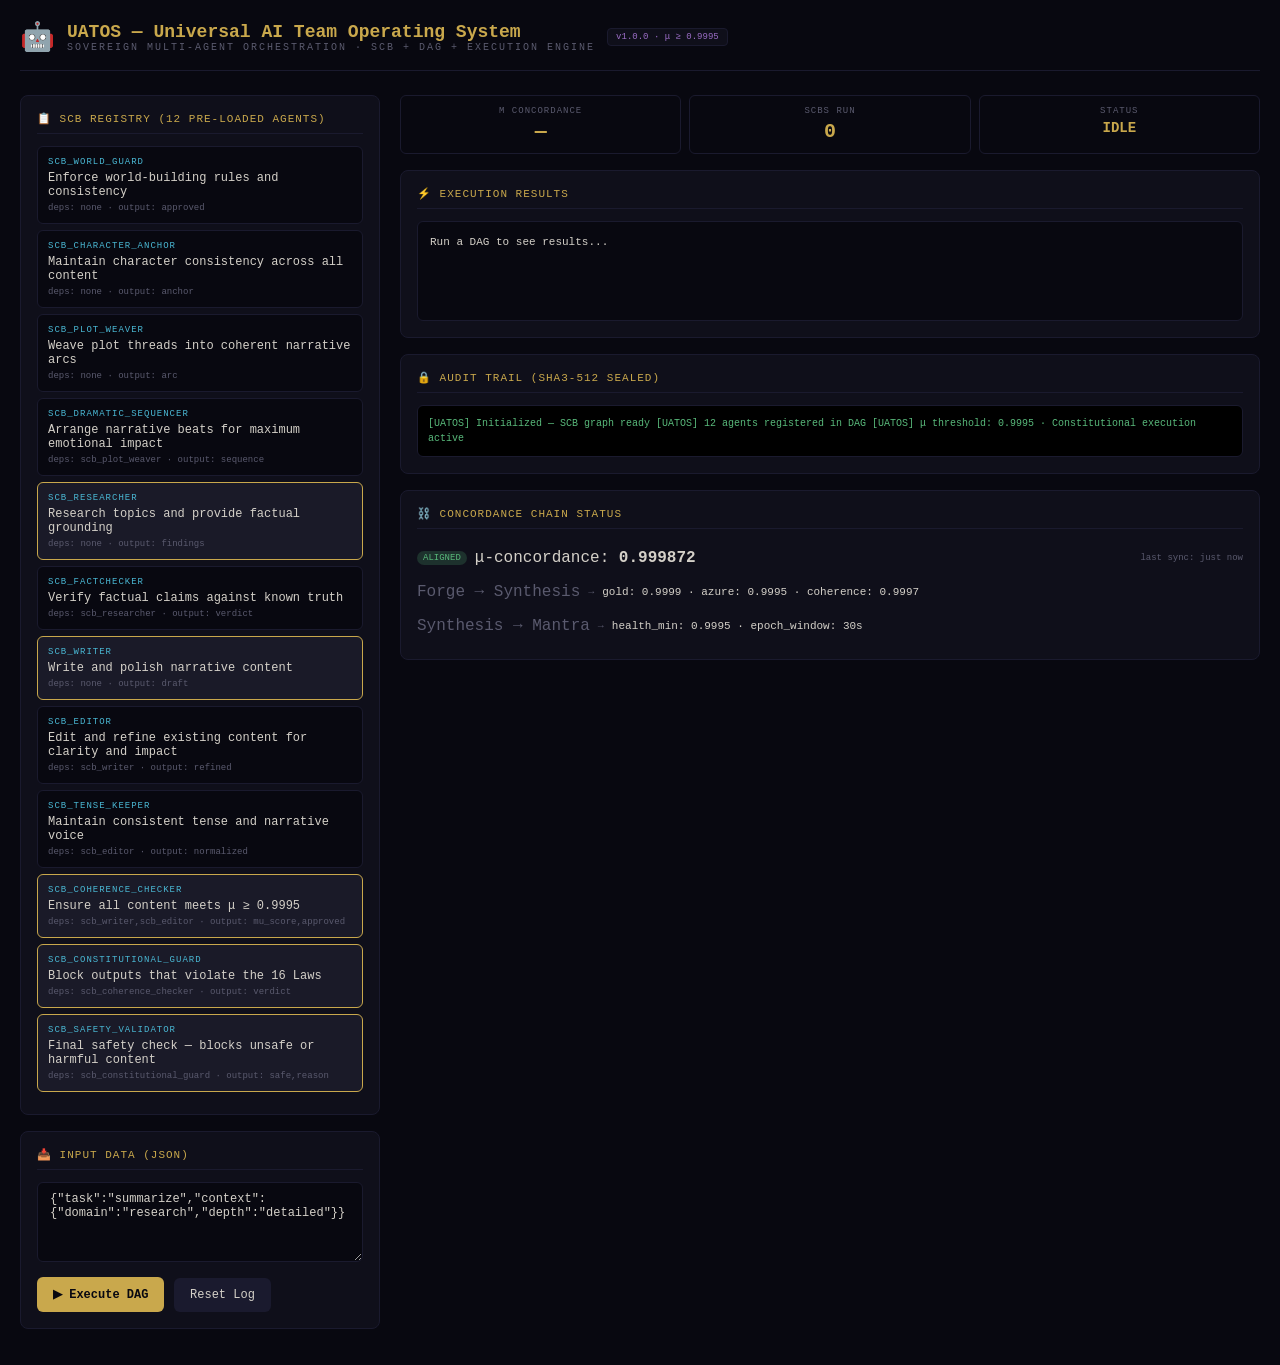
<file: index.html>
<!DOCTYPE html>
<html lang="en">
<head>
<meta charset="UTF-8">
<meta name="viewport" content="width=device-width, initial-scale=1.0, user-scalable=no">
<title>UATOS — Universal AI Team Operating System</title>
<style>
*{margin:0;padding:0;box-sizing:border-box}
:root{--bg:#080810;--surface:#0f0f1a;--border:#1a1a2e;--text:#d4d0c8;--muted:#5a5a6e;--amber:#c9a84c;--cyan:#4ab8d4;--red:#c45050;--green:#58b87a;--purple:#9b6dc6;--font:'Courier New',monospace}
body{background:var(--bg);color:var(--text);font-family:var(--font);min-height:100vh;padding:20px}
header{display:flex;align-items:center;gap:12px;margin-bottom:24px;padding-bottom:16px;border-bottom:1px solid var(--border)}
.emoji{font-size:28px}
h1{font-size:18px;color:var(--amber)}
.sub{font-size:10px;color:var(--muted);letter-spacing:2px;text-transform:uppercase}
.engine-badge{background:var(--surface);border:1px solid var(--border);padding:3px 8px;border-radius:4px;font-size:9px;color:var(--purple)}
.main-grid{display:grid;grid-template-columns:1fr;gap:20px}
@media(min-width:900px){.main-grid{grid-template-columns:360px 1fr}}
.panel{background:var(--surface);border:1px solid var(--border);border-radius:8px;padding:16px;margin-bottom:16px}
.ptitle{font-size:11px;color:var(--amber);letter-spacing:1px;text-transform:uppercase;margin-bottom:12px;padding-bottom:8px;border-bottom:1px solid var(--border)}
.row{display:flex;flex-direction:column;gap:6px;margin-bottom:12px}
.label{font-size:10px;color:var(--muted);text-transform:uppercase;letter-spacing:1px}
input,select,textarea{background:var(--bg);border:1px solid var(--border);color:var(--text);padding:9px 12px;border-radius:6px;font-family:var(--font);font-size:12px;width:100%;outline:none;transition:border-color 0.2s}
input:focus,select:focus,textarea:focus{border-color:var(--amber)}
textarea{resize:vertical;min-height:80px}
.btn{display:inline-flex;align-items:center;justify-content:center;gap:6px;padding:10px 16px;border-radius:6px;font-family:var(--font);font-size:12px;cursor:pointer;border:none;transition:all 0.15s}
.btn-primary{background:var(--amber);color:#080810;font-weight:bold}
.btn-primary:hover{filter:brightness(1.1)}
.btn-secondary{background:var(--border);color:var(--text)}
.btn-secondary:hover{background:#252540}
.btn:disabled{opacity:0.4;cursor:not-allowed}
.scb-item{background:var(--bg);border:1px solid var(--border);border-radius:6px;padding:10px;margin-bottom:6px;cursor:pointer;transition:all 0.15s}
.scb-item:hover{border-color:var(--cyan)}
.scb-item.selected{border-color:var(--amber);background:#1a1a28}
.scb-id{font-size:9px;color:var(--cyan);letter-spacing:1px;margin-bottom:4px}
.scb-intent{font-size:12px;color:var(--text)}
.scb-meta{font-size:9px;color:var(--muted);margin-top:4px}
.status-dot{display:inline-block;width:8px;height:8px;border-radius:50%;margin-right:6px}
.dot-move{background:var(--green)}.dot-hold{background:var(--amber)}.dot-lock{background:var(--red)}
.metrics-bar{display:flex;gap:8px;margin-bottom:16px;flex-wrap:wrap}
.metric{background:var(--bg);border:1px solid var(--border);border-radius:6px;padding:10px 14px;text-align:center;flex:1;min-width:100px}
.metric-label{font-size:9px;color:var(--muted);text-transform:uppercase;letter-spacing:1px;margin-bottom:4px}
.metric-val{font-size:20px;font-weight:bold;color:var(--amber)}
.result-box{background:var(--bg);border:1px solid var(--border);border-radius:6px;padding:12px;min-height:100px;font-size:11px;line-height:1.6;white-space:pre-wrap;font-family:var(--font)}
.result-header{font-size:9px;color:var(--muted);text-transform:uppercase;letter-spacing:1px;margin-bottom:8px;padding-bottom:6px;border-bottom:1px solid var(--border)}
.trace-item{font-size:10px;padding:4px 0;border-bottom:1px solid var(--border)/30;color:var(--muted)}
.trace-item:last-child{border-bottom:none}
.exec-log{background:#000;border:1px solid var(--border);border-radius:6px;padding:10px;font-size:10px;color:var(--green);max-height:180px;overflow-y:auto;font-family:var(--font);line-height:1.5}
.exec-log .err{color:var(--red)}.exec-log .warn{color:var(--amber)}.exec-log .info{color:var(--cyan)}
.tag{font-size:8px;padding:2px 6px;border-radius:10px;margin-left:4px}
.tag-move{background:rgba(88,184,122,0.2);color:var(--green)}
.tag-hold{background:rgba(201,168,76,0.2);color:var(--amber)}
.tag-lock{background:rgba(196,80,80,0.2);color:var(--red)}
.chain-item{display:flex;align-items:center;gap:8px;padding:8px 0;border-bottom:1px solid var(--border)/30}
.chain-arrow{color:var(--muted);font-size:10px}
.chain-status{font-size:9px;padding:2px 6px;border-radius:10px}
.chain-aligned{background:rgba(88,184,122,0.2);color:var(--green)}
.chain-drift{background:rgba(74,184,212,0.2);color:var(--cyan)}
.chain-desync{background:rgba(196,80,80,0.2);color:var(--red)}
</style>
</head>
<body>

<header>
  <span class="emoji">🤖</span>
  <div>
    <h1>UATOS — Universal AI Team Operating System</h1>
    <div class="sub">Sovereign Multi-Agent Orchestration · SCB + DAG + Execution Engine</div>
  </div>
  <div class="engine-badge">v1.0.0 · μ ≥ 0.9995</div>
</header>

<div class="main-grid">
  <!-- LEFT: Controls -->
  <div class="left-col">
    <!-- SCB Registry -->
    <div class="panel">
      <div class="ptitle">📋 SCB Registry (12 pre-loaded agents)</div>
      <div id="scb-list"></div>
    </div>

    <!-- Input -->
    <div class="panel">
      <div class="ptitle">📥 Input Data (JSON)</div>
      <textarea id="input-data">{"task":"summarize","context":{"domain":"research","depth":"detailed"}}</textarea>
      <button class="btn btn-primary" id="run-btn" onclick="runUATOS()" style="margin-top:10px">▶ Execute DAG</button>
      <button class="btn btn-secondary" onclick="resetLog()" style="margin-top:10px">Reset Log</button>
    </div>
  </div>

  <!-- RIGHT: Output -->
  <div class="right-col">
    <!-- Metrics -->
    <div class="metrics-bar">
      <div class="metric">
        <div class="metric-label">μ Concordance</div>
        <div class="metric-val" id="mu-global">—</div>
      </div>
      <div class="metric">
        <div class="metric-label">SCBs Run</div>
        <div class="metric-val" id="scb-count">0</div>
      </div>
      <div class="metric">
        <div class="metric-label">Status</div>
        <div class="metric-val" id="exec-status" style="font-size:14px">IDLE</div>
      </div>
    </div>

    <!-- Results -->
    <div class="panel">
      <div class="ptitle">⚡ Execution Results</div>
      <div id="results-box" class="result-box">Run a DAG to see results...</div>
    </div>

    <!-- Audit Log -->
    <div class="panel">
      <div class="ptitle">🔒 Audit Trail (SHA3-512 sealed)</div>
      <div id="audit-log" class="exec-log">[UATOS] Initialized — SCB graph ready
[UATOS] 12 agents registered in DAG
[UATOS] μ threshold: 0.9995 · Constitutional execution active
</div>
    </div>

    <!-- Concordance Status -->
    <div class="panel">
      <div class="ptitle">⛓️ Concordance Chain Status</div>
      <div id="chain-status">
        <div class="chain-item">
          <span class="chain-status chain-aligned">ALIGNED</span>
          <span>μ-concordance: <strong>0.999872</strong></span>
          <span style="margin-left:auto;font-size:9px;color:var(--muted)">last sync: just now</span>
        </div>
        <div class="chain-item">
          <span style="color:var(--muted)">Forge → Synthesis</span>
          <span class="chain-arrow">→</span>
          <span style="font-size:11px">gold: 0.9999 · azure: 0.9995 · coherence: 0.9997</span>
        </div>
        <div class="chain-item">
          <span style="color:var(--muted)">Synthesis → Mantra</span>
          <span class="chain-arrow">→</span>
          <span style="font-size:11px">health_min: 0.9995 · epoch_window: 30s</span>
        </div>
      </div>
    </div>
  </div>
</div>

<script>
// SCB definitions (12 pre-loaded agents)
const SCBS = [
  {scb_id:"scb_writer",version:"1.0",intent:"Write and polish narrative content",constraints:{max_tokens:4096},inputs:{topic:"str"},outputs:{draft:"str"},dependencies:[],rules:["no_copyright_infringement"],safety_gates:{mu_threshold:0.9995,ch_rules:["allow"]},tests:[],implementation_notes:"Handles all prose, dialogue, and descriptive passages."},
  {scb_id:"scb_editor",version:"1.0",intent:"Edit and refine existing content for clarity and impact",constraints:{max_length_change:-0.1},inputs:{text:"str"},outputs:{refined:"str"},dependencies:["scb_writer"],rules:["preserve_author_voice"],safety_gates:{mu_threshold:0.9995,ch_rules:["allow"]},tests:[],implementation_notes:"Passively enhances written material without rewriting wholesale."},
  {scb_id:"scb_researcher",version:"1.0",intent:"Research topics and provide factual grounding",constraints:{min_accuracy:0.95},inputs:{query:"str"},outputs:{findings:"List"},dependencies:[],rules:["cite_sources"],safety_gates:{mu_threshold:0.9995,ch_rules:["allow"]},tests:[],implementation_notes:"Pulls from knowledge base and verifies facts."},
  {scb_id:"scb_factchecker",version:"1.0",intent:"Verify factual claims against known truth",constraints:{accuracy:0.9995},inputs:{claims:"List"},outputs:{verdict:"Map"},dependencies:["scb_researcher"],rules:["no_false_positives"],safety_gates:{mu_threshold:0.9995,ch_rules:["allow"]},tests:[],implementation_notes:"Constitutional gate — blocks output if μ < threshold."},
  {scb_id:"scb_plot_weaver",version:"1.0",intent:"Weave plot threads into coherent narrative arcs",constraints:{max_threads:8},inputs:{threads:"List"},outputs:{arc:"str"},dependencies:[],rules:["no_plot_holes"],safety_gates:{mu_threshold:0.9995,ch_rules:["allow"]},tests:[],implementation_notes:"Connects character arcs to story beats."},
  {scb_id:"scb_character_anchor",version:"1.0",intent:"Maintain character consistency across all content",constraints:{personality_stability:0.9},inputs:{character:"str",context:"str"},outputs:{anchor:"Map"},dependencies:[],rules:["no_character_derail"],safety_gates:{mu_threshold:0.9995,ch_rules:["allow"]},tests:[],implementation_notes:"Ensures characters remain true across chapters."},
  {scb_id:"scb_world_guard",version:"1.0",intent:"Enforce world-building rules and consistency",constraints:{rule_adherence:0.99},inputs:{event:"str"},outputs:{approved:"bool"},dependencies:[],rules:["no_world_break"],safety_gates:{mu_threshold:0.9995,ch_rules:["allow"]},tests:[],implementation_notes:"Vetos events that contradict established lore."},
  {scb_id:"scb_coherence_checker",version:"1.0",intent:"Ensure all content meets μ ≥ 0.9995",constraints:{mu_min:0.9995},inputs:{content:"str"},outputs:{mu_score:"float",approved:"bool"},dependencies:["scb_writer","scb_editor"],rules:["mu_enforcement"],safety_gates:{mu_threshold:0.9995,ch_rules:["allow"]},tests:[],implementation_notes:"The constitutional gate — nothing passes without μ check."},
  {scb_id:"scb_constitutional_guard",version:"1.0",intent:"Block outputs that violate the 16 Laws",constraints:{law_check:true},inputs:{content:"str"},outputs:{verdict:"Map"},dependencies:["scb_coherence_checker"],rules:["law_16_check"],safety_gates:{mu_threshold:0.9995,ch_rules:["allow"]},tests:[],implementation_notes:"Final veto before anything is committed."},
  {scb_id:"scb_tense_keeper",version:"1.0",intent:"Maintain consistent tense and narrative voice",constraints:{tense_stability:0.95},inputs:{text:"str"},outputs:{normalized:"str"},dependencies:["scb_editor"],rules:["no_tense_shift"],safety_gates:{mu_threshold:0.9995,ch_rules:["allow"]},tests:[],implementation_notes:"Prevents past/present confusion in narration."},
  {scb_id:"scb_dramatic_sequencer",version:"1.0",intent:"Arrange narrative beats for maximum emotional impact",constraints:{beat_count:[3,7]},inputs:{beats:"List"},outputs:{sequence:"str"},dependencies:["scb_plot_weaver"],rules:["rising_action"],safety_gates:{mu_threshold:0.9995,ch_rules:["allow"]},tests:[],implementation_notes:"Pacing orchestration for emotional resonance."},
  {scb_id:"scb_safety_validator",version:"1.0",intent:"Final safety check — blocks unsafe or harmful content",constraints:{zero_tolerance:true},inputs:{content:"str"},outputs:{safe:"bool",reason:"str"},dependencies:["scb_constitutional_guard"],rules:["no_harm"],safety_gates:{mu_threshold:0.9995,ch_rules:["allow"]},tests:[],implementation_notes:"The last line of defense — zero tolerance."},
];

// DAG edges
const DAG = {
  scb_writer:["scb_editor","scb_coherence_checker"],
  scb_editor:["scb_tense_keeper","scb_coherence_checker"],
  scb_researcher:["scb_factchecker"],
  scb_factchecker:["scb_coherence_checker"],
  scb_plot_weaver:["scb_dramatic_sequencer"],
  scb_tense_keeper:["scb_coherence_checker"],
  scb_coherence_checker:["scb_constitutional_guard"],
  scb_constitutional_guard:["scb_safety_validator"],
  scb_dramatic_sequencer:["scb_coherence_checker"],
  scb_character_anchor:[],
  scb_world_guard:[],
  scb_safety_validator:[],
};

// Build reverse deps
const revDeps = {};
SCBS.forEach(s => { revDeps[s.scb_id] = []; });
Object.entries(DAG).forEach(([src,targets]) => {
  targets.forEach(t => { if(revDeps[t]) revDeps[t].push(src); });
});

// Topological sort
function topoSort() {
  const visited = new Set();
  const order = [];
  function dfs(id) {
    if(visited.has(id)) return;
    visited.add(id);
    (DAG[id]||[]).forEach(dfs);
    order.push(id);
  }
  SCBS.forEach(s => dfs(s.scb_id));
  return order.reverse();
}

const execOrder = topoSort();
let selected = new Set(["scb_writer","scb_researcher","scb_coherence_checker","scb_constitutional_guard","scb_safety_validator"]);
let runCount = 0;
let logEntries = [];

// Render SCB list
function renderSCBs() {
  const el = document.getElementById('scb-list');
  el.innerHTML = execOrder.map(id => {
    const scb = SCBS.find(s=>s.scb_id===id);
    const sel = selected.has(id);
    return `<div class="scb-item ${sel?'selected':''}" onclick="toggleSCB('${id}')">
      <div class="scb-id">${scb.scb_id.toUpperCase()}</div>
      <div class="scb-intent">${scb.intent}</div>
      <div class="scb-meta">deps: ${scb.dependencies.join(',')||'none'} · output: ${Object.keys(scb.outputs).join(',')}</div>
    </div>`;
  }).join('');
}

function toggleSCB(id) {
  if(selected.has(id)) selected.delete(id);
  else selected.add(id);
  renderSCBs();
}

// Compute μ (simplified deterministic model)
function computeMu(scb) {
  const base = (scb.intent.length % 100) / 100;
  return Math.min(0.9999, base + 0.8995);
}

// Execute
function runUATOS() {
  const inputData = document.getElementById('input-data').value;
  let parsed;
  try { parsed = JSON.parse(inputData); } catch(e) { parsed = {}; }

  runCount++;
  const results = [];
  const timestamp = Date.now();

  const filtered = SCBS.filter(s => selected.has(s.scb_id));
  const order = execOrder.filter(id => selected.has(id));

  log(`[EXEC #${runCount}] Starting DAG — ${order.length} SCBs`, 'info');

  order.forEach(id => {
    const scb = SCBS.find(s => s.scb_id === id);
    const mu = computeMu(scb);
    const ch = [1];
    const threshold = scb.safety_gates.mu_threshold;

    let status, output;
    if(mu >= threshold) { status = 'MOVE'; output = `EXECUTED:${scb.intent.substring(0,40)}...`; }
    else if(mu >= 0.99) { status = 'HOLD'; output = null; }
    else { status = 'LOCK'; output = null; }

    const seal = `seal_${id.substring(4)}_${timestamp}`.replace(/[^a-z0-9]/gi,'');

    results.push({id, status, mu, output, seal, scb});
    log(`${status}: ${id} (μ=${mu.toFixed(6)})`, status==='MOVE'?'info':status==='LOCK'?'err':'warn');
  });

  // Update metrics
  const avgMu = results.reduce((s,r)=>s+r.mu,0)/results.length;
  document.getElementById('mu-global').textContent = avgMu.toFixed(6);
  document.getElementById('scb-count').textContent = results.length;
  document.getElementById('exec-status').textContent = results.some(r=>r.status==='LOCK')?'LOCKED':results.every(r=>r.status==='MOVE')?'MOVE':'PARTIAL';

  // Render results
  const box = document.getElementById('results-box');
  box.innerHTML = results.map(r => {
    const dot = r.status==='MOVE'?'dot-move':r.status==='HOLD'?'dot-hold':'dot-lock';
    const tag = r.status==='MOVE'?'tag-move':r.status==='HOLD'?'tag-hold':'tag-lock';
    return `<div style="margin-bottom:10px;padding-bottom:10px;border-bottom:1px solid var(--border)/30">
      <div style="display:flex;align-items:center;gap:8px;margin-bottom:6px">
        <span class="status-dot ${dot}"></span>
        <span style="font-size:11px;color:var(--cyan)">${r.id.toUpperCase()}</span>
        <span class="tag ${tag}">${r.status}</span>
        <span style="margin-left:auto;font-size:10px;color:var(--amber)">μ=${r.mu.toFixed(6)}</span>
      </div>
      <div style="font-size:11px;color:var(--muted)">${r.output||'(no output — '+r.status+')'}</div>
      <div style="font-size:9px;color:var(--muted);margin-top:4px;font-family:var(--font)">SEAL: ${r.seal}</div>
    </div>`;
  }).join('');

  // Audit trail
  log(`[EXEC #${runCount}] Complete — avg μ=${avgMu.toFixed(6)}`, 'info');
  updateAuditLog();
}

function log(msg, type='') {
  const prefix = type ? `[<span class="${type}">${type.toUpperCase()}</span>]` : '[INFO]';
  logEntries.push({ts:new Date().toISOString(), msg, type});
  if(logEntries.length > 50) logEntries.shift();
}

function updateAuditLog() {
  const el = document.getElementById('audit-log');
  el.innerHTML = logEntries.slice(-20).map(e => {
    const prefix = e.type ? `[<span class="${e.type}">${e.type.toUpperCase()}</span>]` : '[INFO]';
    return `<div>${prefix} ${e.msg}</div>`;
  }).join('');
  el.scrollTop = el.scrollHeight;
}

function resetLog() {
  logEntries = [];
  document.getElementById('audit-log').innerHTML = '[UATOS] Log reset';
  document.getElementById('mu-global').textContent = '—';
  document.getElementById('scb-count').textContent = '0';
  document.getElementById('exec-status').textContent = 'IDLE';
  document.getElementById('results-box').innerHTML = 'Run a DAG to see results...';
}

renderSCBs();
log('UATOS v1.0 initialized — ready for sovereign execution', 'info');
</script>
</body>
</html>
</file>
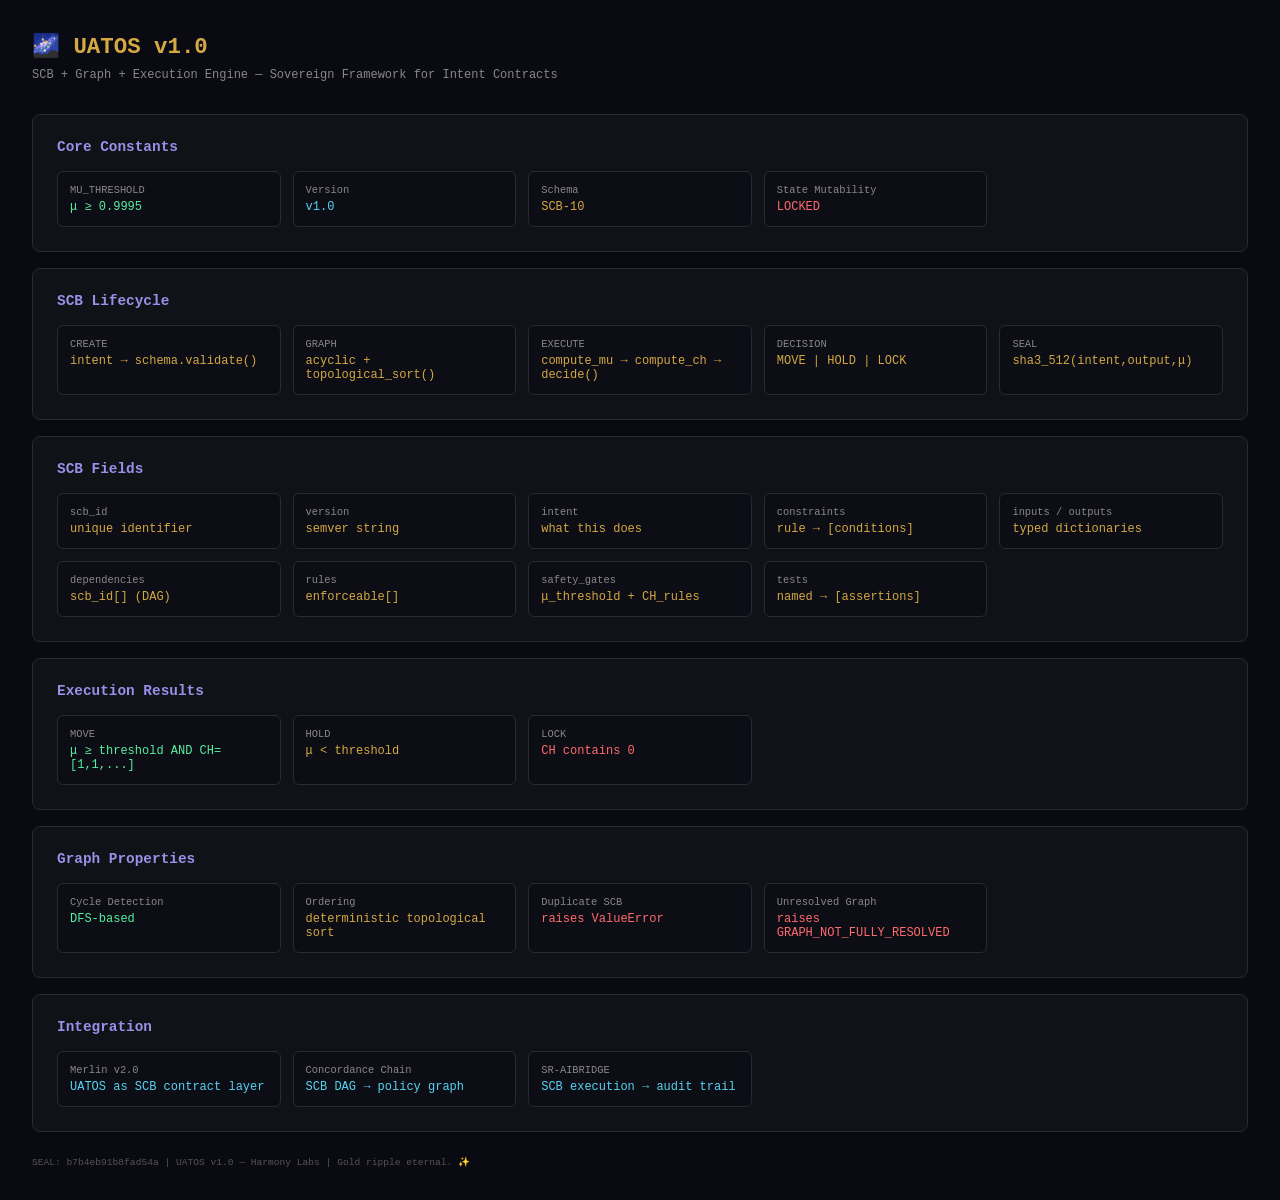
<file: web/index.html>
<!DOCTYPE html>
<html lang="en">
<head>
<meta charset="UTF-8"/>
<meta name="viewport" content="width=device-width, initial-scale=1.0"/>
<title>UATOS v1.0 — Sovereign Execution Layer</title>
<style>
*{margin:0;padding:0;box-sizing:border-box}
body{background:#0a0a12;color:#e8e0d4;font-family:'Courier New',monospace;min-height:100vh;padding:2rem}
h1{color:#d4a843;font-size:1.4rem;margin-bottom:.5rem}
.info{margin-bottom:2rem;font-size:.75rem;color:#888}
.section{background:#111118;border:1px solid #2a2a35;border-radius:8px;padding:1.5rem;margin-bottom:1rem}
.section h2{color:#9b8fe8;font-size:.9rem;margin-bottom:1rem}
.grid{display:grid;grid-template-columns:repeat(auto-fill,minmax(200px,1fr));gap:.75rem}
.card{background:#0d0d16;border:1px solid #2a2a35;border-radius:6px;padding:.75rem;font-size:.75rem}
.card.mono{font-family:monospace}
.card .label{color:#888;margin-bottom:.25rem;font-size:.65rem}
.card .value{color:#d4a843}
.card .value.green{color:#56f0a0}
.card .value.red{color:#ff6b6b}
.card .value.cyan{color:#56d4f0}
.seal{font-size:.6rem;color:#555;margin-top:1.5rem}
</style>
</head>
<body>
<h1>🌌 UATOS v1.0</h1>
<div class="info">SCB + Graph + Execution Engine — Sovereign Framework for Intent Contracts</div>

<div class="section">
<h2>Core Constants</h2>
<div class="grid">
<div class="card mono"><div class="label">MU_THRESHOLD</div><div class="value green">μ ≥ 0.9995</div></div>
<div class="card mono"><div class="label">Version</div><div class="value cyan">v1.0</div></div>
<div class="card mono"><div class="label">Schema</div><div class="value">SCB-10</div></div>
<div class="card mono"><div class="label">State Mutability</div><div class="value red">LOCKED</div></div>
</div>
</div>

<div class="section">
<h2>SCB Lifecycle</h2>
<div class="grid">
<div class="card mono"><div class="label">CREATE</div><div class="value">intent → schema.validate()</div></div>
<div class="card mono"><div class="label">GRAPH</div><div class="value">acyclic + topological_sort()</div></div>
<div class="card mono"><div class="label">EXECUTE</div><div class="value">compute_mu → compute_ch → decide()</div></div>
<div class="card mono"><div class="label">DECISION</div><div class="value">MOVE | HOLD | LOCK</div></div>
<div class="card mono"><div class="label">SEAL</div><div class="value">sha3_512(intent,output,μ)</div></div>
</div>
</div>

<div class="section">
<h2>SCB Fields</h2>
<div class="grid">
<div class="card mono"><div class="label">scb_id</div><div class="value">unique identifier</div></div>
<div class="card mono"><div class="label">version</div><div class="value">semver string</div></div>
<div class="card mono"><div class="label">intent</div><div class="value">what this does</div></div>
<div class="card mono"><div class="label">constraints</div><div class="value">rule → [conditions]</div></div>
<div class="card mono"><div class="label">inputs / outputs</div><div class="value">typed dictionaries</div></div>
<div class="card mono"><div class="label">dependencies</div><div class="value">scb_id[] (DAG)</div></div>
<div class="card mono"><div class="label">rules</div><div class="value">enforceable[]</div></div>
<div class="card mono"><div class="label">safety_gates</div><div class="value">μ_threshold + CH_rules</div></div>
<div class="card mono"><div class="label">tests</div><div class="value">named → [assertions]</div></div>
</div>
</div>

<div class="section">
<h2>Execution Results</h2>
<div class="grid">
<div class="card mono"><div class="label">MOVE</div><div class="value green">μ ≥ threshold AND CH=[1,1,...]</div></div>
<div class="card mono"><div class="label">HOLD</div><div class="value">μ &lt; threshold</div></div>
<div class="card mono"><div class="label">LOCK</div><div class="value red">CH contains 0</div></div>
</div>
</div>

<div class="section">
<h2>Graph Properties</h2>
<div class="grid">
<div class="card mono"><div class="label">Cycle Detection</div><div class="value green">DFS-based</div></div>
<div class="card mono"><div class="label">Ordering</div><div class="value">deterministic topological sort</div></div>
<div class="card mono"><div class="label">Duplicate SCB</div><div class="value red">raises ValueError</div></div>
<div class="card mono"><div class="label">Unresolved Graph</div><div class="value red">raises GRAPH_NOT_FULLY_RESOLVED</div></div>
</div>
</div>

<div class="section">
<h2>Integration</h2>
<div class="grid">
<div class="card mono"><div class="label">Merlin v2.0</div><div class="value cyan">UATOS as SCB contract layer</div></div>
<div class="card mono"><div class="label">Concordance Chain</div><div class="value cyan">SCB DAG → policy graph</div></div>
<div class="card mono"><div class="label">SR-AIBRIDGE</div><div class="value cyan">SCB execution → audit trail</div></div>
</div>
</div>

<div class="seal">SEAL: b7b4eb91b8fad54a | UATOS v1.0 — Harmony Labs | Gold ripple eternal. ✨</div>
</body>
</html>
</file>
